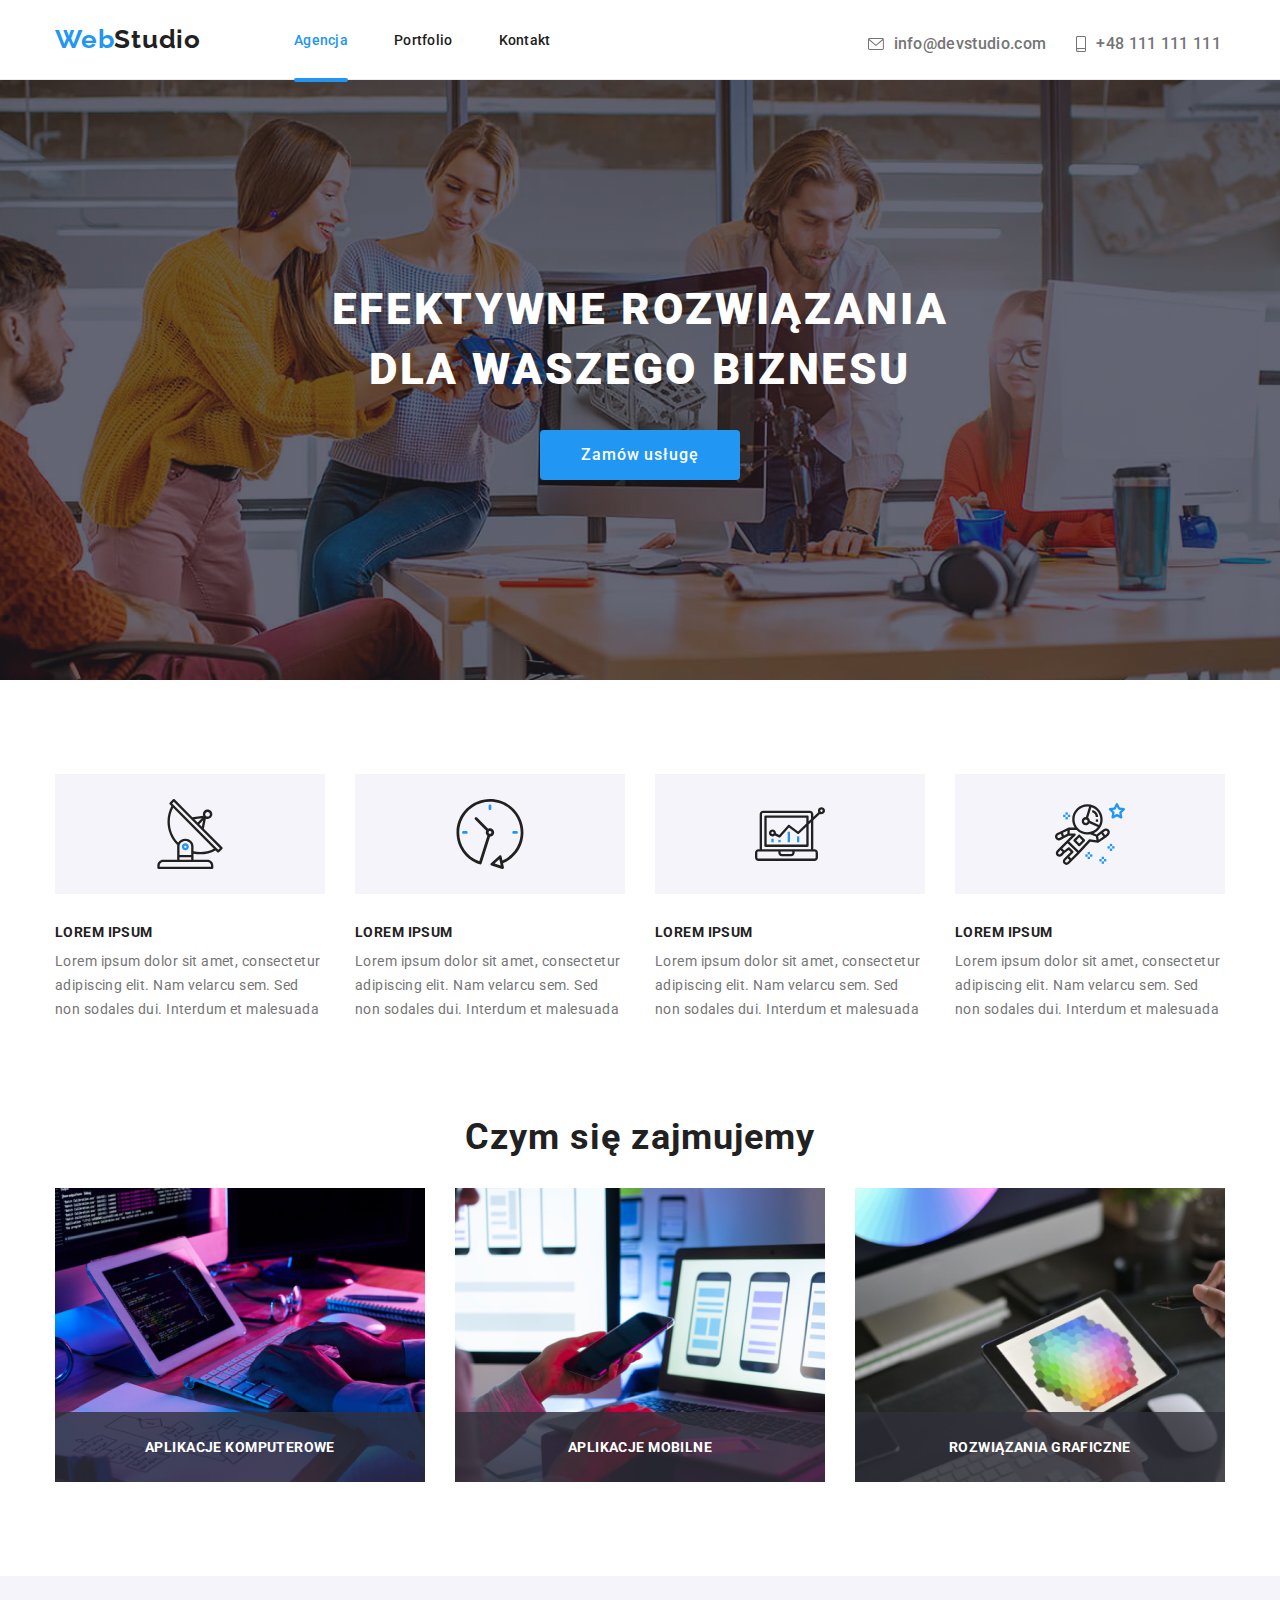
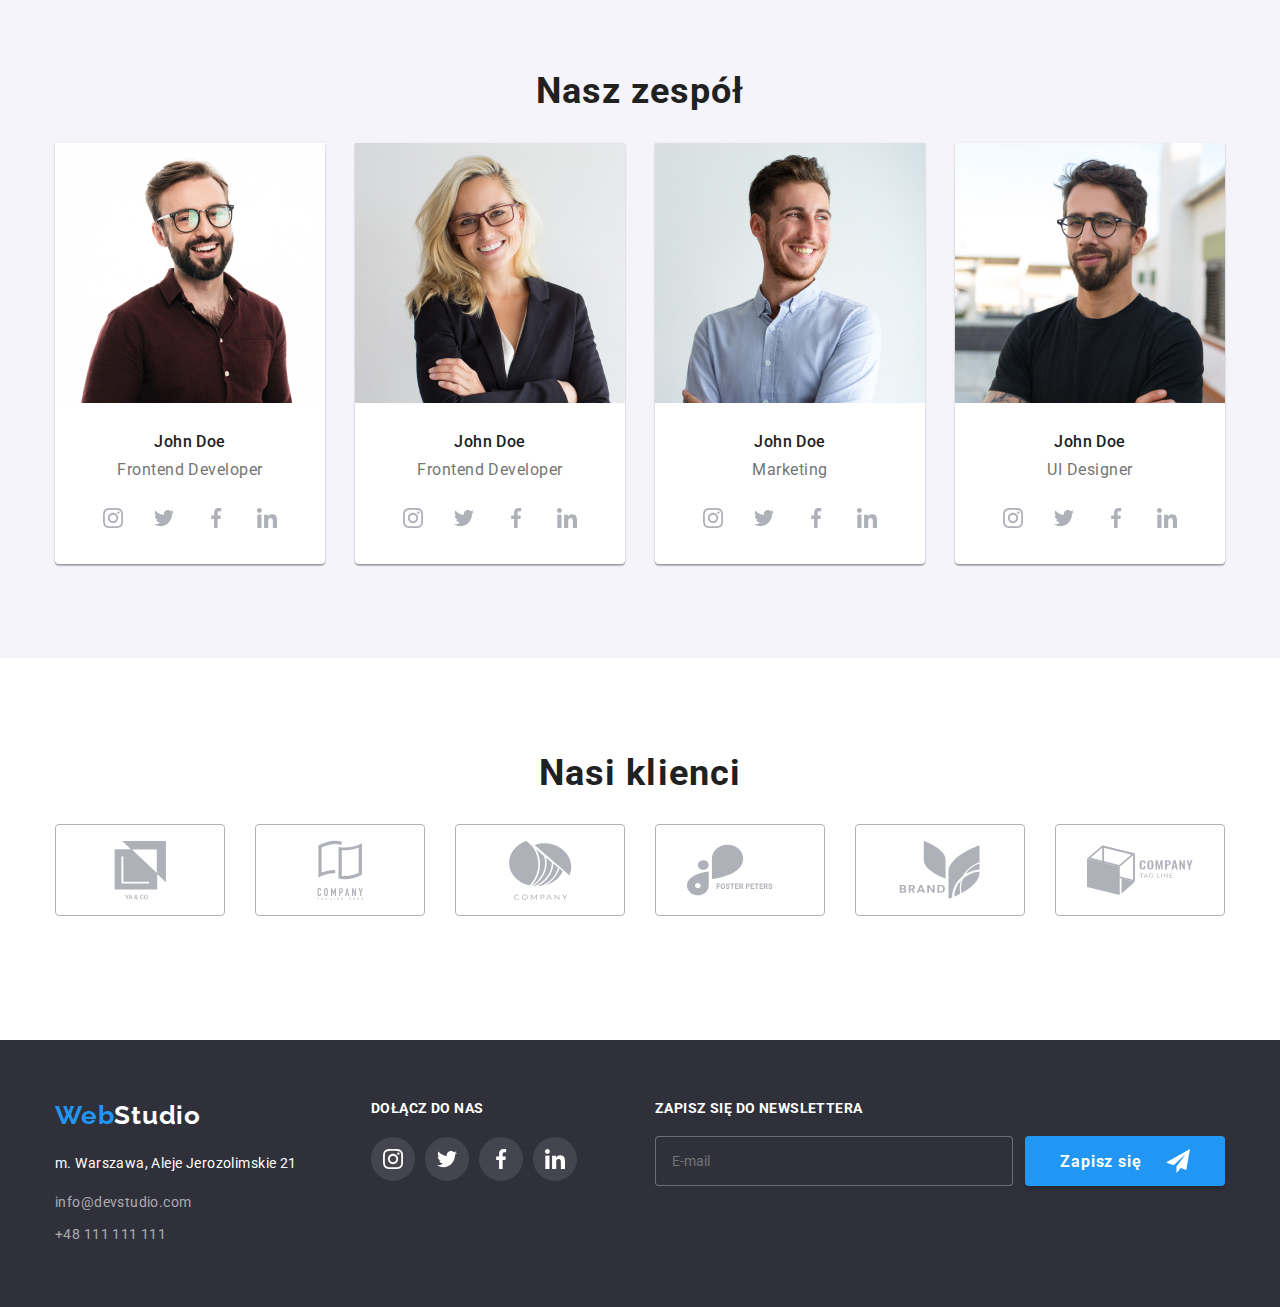
<file: index.html>
<!DOCTYPE html>
<html lang="pl">
  <!---- ======= H E A D  ======= -->

  <head>
    <title>WebStudio</title>
    <meta charset="utf-8" />
    <meta
      name="desctription"
      content="Efektywne rozwiązania dla Waszego biznesu"
    />
    <link rel="stylesheet" href="css/mordern-normalize.css" />
    <link rel="stylesheet" href="./css/main.min.css" />
    <link rel="preconnect" href="https://fonts.googleapis.com" />
    <link rel="preconnect" href="https://fonts.gstatic.com" crossorigin />
    <link
      href="https://fonts.googleapis.com/css2?family=Raleway:wght@700&family=Roboto:wght@400;500;700;900&display=swap"
      rel="stylesheet"
    />

    <meta name="viewport" content="width=device-width, initial-scale=1.0" />
  </head>

  <!---- ======= B O D Y ======= -->
  <body class="body" >
    <!---- ======= H E A D E R ======= -->
  <header class="header">
      <div class="header__container container">
          <a href="./index.html" class="logo logo--light-theme">
            <span class="logo__accent-text">Web</span><span>Studio</span>
          </a>
          <nav>
          <ul class="navigation navigation--left list">
            <li class="navigation__item navigation__item--right navigation__item--hidden">
              <a href="./index.html" class="navigation__link navigation__link--active link">Agencja</a>
            </li>
            <li class="navigation__item navigation__item--right navigation__item--hidden">
              <a href="./portfolio.html" class="navigation__link link">Portfolio</a>
            </li>
            <li class="navigation__item navigation__item--hidden">
              <a href="" class="navigation__link link">Kontakt</a>
            </li>
            <li class="navigation__item">
              <button 
               class="menu-toggle js-open-menu navigation__hamburger-button button"
               aria-expanded="false"
               aria-controls="mobile-menu"
               >
               <svg class="navigation__hamburger-menu" width="40" height="40">
                 <use href="./images/icons.svg#icon-hamburger"></use> 
               </svg>
              </button>  
            </li>
          </ul>
          </nav> 
          <ul class="contact contact--left list">    
            <li class="contact__item contact__item--right">
              <a href="mailto:info@devstudio.com" class="contact__link link">
              <svg class="contact__icon" width="16" height="12">
                <use href="./images/icons.svg#icon-envelope"></use>
              </svg>info@devstudio.com</a>
            </li>
            <li class="contact__item contact__item--top">
              <a href="tel:+48111111111" class="contact__link link">
              <svg class="contact__icon" width="10" height="16">
                <use href="./images/icons.svg#icon-smartphone"></use>
              </svg>+48 111 111 111</a>
            </li>
          </ul>
      </div>
    </header>

    <!---- ======= M A I N ======= -->

    <!---- ======= B A N N E R ======= -->

    <main>
      <section class="banner section--banner">
        <div class="banner__container container">
          <h1 class="banner__tittle banner__tittle--bottom">EFEKTYWNE ROZWIĄZANIA DLA WASZEGO BIZNESU</h1>
          <button class="banner__button button" type="button" data-modal-open>Zamów usługę</button>
        </div>
      </section>

    <!---- ======= B L O C K  S E C T I O N ======= -->

    <section class="section section--bottom">
      <div class="block container">
        <ul class="block__list list">
          <li class="block__item">
            <div class="block__icon-container block__icon-container--bottom">
              <svg class="block__icon" width="70" height="70">
                <use href="./images/icons.svg#icon-antenna"></use>
              </svg>
            </div>
            <div class=block__text-container>
            <h3 class="block__head block__head--bottom">LOREM IPSUM</h3>
            <p class="block__post block__post--bottom block__post--bottom-desktop">
              Lorem ipsum dolor sit amet, consectetur adipiscing elit. Nam
              velarcu sem. Sed non sodales dui. Interdum et malesuada
            </p>
            </div>
          </li>
          <li class="block__item">
            <div class="block__icon-container block__icon-container--bottom">
              <svg class="block__icon" width="70" height="70">
                <use href="./images/icons.svg#icon-clock"></use>
              </svg>
            </div>
            <div class=block__text-container>
            <h3 class="block__head block__head--bottom">LOREM IPSUM</h3>
            <p class="block__post block__post--bottom block__post--bottom-desktop">
              Lorem ipsum dolor sit amet, consectetur adipiscing elit. Nam
              velarcu sem. Sed non sodales dui. Interdum et malesuada
            </p>
            </div>
          </li>
          <li class="block__item">
            <div class="block__icon-container block__icon-container--bottom">
              <svg class="block__icon" width="70" height="70">
                <use href="./images/icons.svg#icon-diagram"></use>
              </svg>
            </div>
            <div class="block__text-container">
            <h3 class="block__head block__head--bottom">LOREM IPSUM</h3>
            <p class="block__post block__post--bottom block__post--bottom-tablet block__post--bottom-desktop">
              Lorem ipsum dolor sit amet, consectetur adipiscing elit. Nam
              velarcu sem. Sed non sodales dui. Interdum et malesuada
            </p>
            </div>
          </li>
          <li class="block__item">
            <div class="block__icon-container block__icon-container--bottom">
              <svg class="block__icon" width="70" height="70">
                <use href="./images/icons.svg#icon-astronaut"></use>
              </svg>
            </div>
            <div class=block__text-container>
            <h3 class="block__head block__head--bottom">LOREM IPSUM</h3>
            <p class="block__post block__post--bottom-desktop">
              Lorem ipsum dolor sit amet, consectetur adipiscing elit. Nam
              velarcu sem. Sed non sodales dui. Interdum et malesuada
            </p>
            </div>
          </li>
        </ul>
      </div>
    </section>

    <!---- ======= W O R K S  S E C T I O N ======= -->

  <section class="section section--works">
        <div class="works-section container">
          <h2 class="section__title section__title--bottom">Czym się zajmujemy</h2>
          <ul class="works-section__list list">
            <li class="works-section__item">
              <img
                src="images/whatwedo/img.jpg"
                alt="Someone is typing something on the keyboard"
                width="370"
                height="294"
              />
              <p class="works-section__overlay">APLIKACJE KOMPUTEROWE</p>
            </li>
            <li class="works-section__item">
              <img
                src="images/whatwedo/img-1.jpg"
                alt="Someone is checking something on their phone"
                width="370"
                height="294"
              />
             <p class="works-section__overlay">APLIKACJE MOBILNE</p>
            </li>
            <li class="works-section__item">
              <img
                src="images/whatwedo/img-2.jpg"
                alt="Someone is using a color palette on a tablet"
                width="370"
                height="294"
              />
              <p class="works-section__overlay">ROZWIĄZANIA GRAFICZNE</p>
            </li>
          </ul>
        </div>
      </section>

    <!---- ======= T E A M   S E C T I O N ======= -->

    <section class="team-section section">
        <div class="team-section__container container">
          <h2 class="section__title section__title--bottom">Nasz zespół</h2>
          <ul class="team-section__list">
            <li class="team-section__item team-section__item--bottom list">
              <div>
                <img
                  alt="John Doe Product Designer"
                  src="./images/crew/img.jpg"
                  srcset="
                  ./images/crew/img@3x.jpg  450w,  
                  ./images/crew/img@2x.jpg  354w,
                  ./images/crew/img.jpg     270w,
                  "
                  sizes="
                        (min-width: 1200px) 270px,
                        (min-width: 768px) calc(50vw - 30px),
                        (min-width: 320px) calc(100vw - 30px)
                        "
                  class="team-section__image"
                  />
                  <h3 class="team-section__post-head team-section__post-head--top">John Doe</h3>
                  <p class="team-section__post team-section__post--top">Frontend Developer</p>
                  <ul class="social social--space-around list">
                  <li class="social__item">
                  <a class="social__link--light-theme link">
                  <svg class="" width="20" height="20">
                    <use href="./images/icons.svg#icon-instagram"></use>
                  </svg>
                  </a>
                  </li>
                  <li class="social__item">
                  <a class="social__link--light-theme link">
                  <svg class="" width="20" height="20">
                    <use href="./images/icons.svg#icon-twitter"></use>
                  </svg>
                  </a>
                  </li>
                  <li class="social__item">
                  <a class="social__link--light-theme link">
                  <svg class="" width="20" height="20">
                    <use href="./images/icons.svg#icon-facebook"></use>
                  </svg>
                  </a>
                  </li>
                  <li class="social__item">
                  <a class="social__link--light-theme link">
                  <svg class="" width="20" height="20">
                    <use href="./images/icons.svg#icon-linkedin"></use>
                  </svg>
                  </a>
                  </li>
                </ul>   
            </li>
            <li class="team-section__item team-section__item--bottom list">
              <div>
                <img
                  alt="John Doe Product Designer"
                  src="./images/crew/img-1.jpg"
                  srcset="
                  ./images/crew/img-1@3x.jpg  450w,  
                  ./images/crew/img-1@2x.jpg  354w,
                  ./images/crew/img-1.jpg     270w,
                  "
                  sizes="
                        (min-width: 1200px) 270px,
                        (min-width: 768px) calc(50vw - 30px),
                        (min-width: 320px) calc(100vw - 30px)
                        "
                  class="team-section__image"
                  />
                <h3 class="team-section__post-head team-section__post-head--top">John Doe</h3>
                <p class="team-section__post team-section__post--top">Frontend Developer</p>
               <ul class="social social--space-around list">
                  <li class="social__item">
                  <a class="social__link--light-theme link">
                  <svg class="" width="20" height="20">
                    <use href="./images/icons.svg#icon-instagram"></use>
                  </svg>
                  </a>
                  </li>
                  <li class="social__item">
                  <a class="social__link--light-theme link">
                  <svg class="" width="20" height="20">
                    <use href="./images/icons.svg#icon-twitter"></use>
                  </svg>
                  </a>
                  </li>
                  <li class="social__item">
                  <a class="social__link--light-theme link">
                  <svg class="" width="20" height="20">
                    <use href="./images/icons.svg#icon-facebook"></use>
                  </svg>
                  </a>
                  </li>
                  <li class="social__item">
                  <a class="social__link--light-theme link">
                  <svg class="" width="20" height="20">
                    <use href="./images/icons.svg#icon-linkedin"></use>
                  </svg>
                  </a>
                  </li>
                </ul>   
              </div>
            </li>
            <li class="team-section__item team-section__item--bottom  team-section__item--bottom-tablet list">
              <div>
                <img
                  alt="John Doe Product Designer"
                  src="./images/crew/img-2.jpg"
                  srcset="
                  ./images/crew/img-2@3x.jpg  450w,  
                  ./images/crew/img-2@2x.jpg  354w,
                  ./images/crew/img-2.jpg     270w,
                  "
                  sizes="
                        (min-width: 1200px) 270px,
                        (min-width: 768px) calc(50vw - 30px),
                        (min-width: 320px) calc(100vw - 30px)
                        "
                  class="team-section__image"
                />
                <h3 class="team-section__post-head team-section__post-head--top">John Doe</h3>
                <p class="team-section__post team-section__post--top">Marketing</p>
                <ul class="social social--space-around list">
                  <li class="social__item">
                  <a class="social__link--light-theme link">
                  <svg class="" width="20" height="20">
                    <use href="./images/icons.svg#icon-instagram"></use>
                  </svg>
                  </a>
                  </li>
                  <li class="social__item">
                  <a class="social__link--light-theme link">
                  <svg class="" width="20" height="20">
                    <use href="./images/icons.svg#icon-twitter"></use>
                  </svg>
                  </a>
                  </li>
                  <li class="social__item">
                  <a class="social__link--light-theme link">
                  <svg class="" width="20" height="20">
                    <use href="./images/icons.svg#icon-facebook"></use>
                  </svg>
                  </a>
                  </li>
                  <li class="social__item">
                  <a class="social__link--light-theme link">
                  <svg class="" width="20" height="20">
                    <use href="./images/icons.svg#icon-linkedin"></use>
                  </svg>
                  </a>
                  </li>
                </ul>   
              </div>
            </li>
            <li class="team-section__item list">
              <div>
                <img
                  alt="John Doe Product Designer"
                  src="./images/crew/img-3.jpg"
                  srcset="
                  ./images/crew/img-3@3x.jpg  450w,  
                  ./images/crew/img-3@2x.jpg  354w,
                  ./images/crew/img-3.jpg     270w,
                  "
                  sizes="
                        (min-width: 1200px) 270px,
                        (min-width: 768px) calc(50vw - 30px),
                        (min-width: 320px) calc(100vw - 30px)
                        "
                  class="team-section__image"
                />
                <h3 class="team-section__post-head team-section__post-head--top">John Doe</h3>
                <p class="team-section__post team-section__post--top">UI Designer</p>
                <ul class="social social--space-around list">
                  <li class="social__item">
                  <a class="social__link--light-theme link">
                  <svg class="" width="20" height="20">
                    <use href="./images/icons.svg#icon-instagram"></use>
                  </svg>
                  </a>
                  </li>
                  <li class="social__item">
                  <a class="social__link--light-theme link">
                  <svg class="" width="20" height="20">
                    <use href="./images/icons.svg#icon-twitter"></use>
                  </svg>
                  </a>
                  </li>
                  <li class="social__item">
                  <a class="social__link--light-theme link">
                  <svg class="" width="20" height="20">
                    <use href="./images/icons.svg#icon-facebook"></use>
                  </svg>
                  </a>
                  </li>
                  <li class="social__item">
                  <a class="social__link--light-theme link">
                  <svg class="" width="20" height="20">
                    <use href="./images/icons.svg#icon-linkedin"></use>
                  </svg>
                  </a>
                  </li>
                </ul>   
              </div>
            </li>
          </ul>
        </div>
      </section>
    

    <!---- ======= C L I E N T S  S E C T I O N ======= -->
   
   <section class="clients-section section" >
      <div class="clients-section__container container">
        <h2 class="section__title section__title--bottom">Nasi klienci</h2> 
        <ul class="clients-section__list list">
          <li class="clients-section__item clients-section__item--bottom">
            <a href="" class="clients-section__link">
              <svg class="clients-section__icon" width="106" height="60">
              <use href="./images/icons.svg#icon-yaco"></use>
              </svg>
            </a>
          </li>
          <li class="clients-section__item clients-section__item--bottom">
            <a href="" class="clients-section__link">
            <svg class="clients-section__icon" width="106" height="60">
              <use href="./images/icons.svg#icon-companytaglinehere"></use>
            </svg>
            </a>
          </li>
          <li class="clients-section__item clients-section__item--bottom">
            <a href="" class="clients-section__link">
            <svg class="clients-section__icon" width="106" height="60">
              <use href="./images/icons.svg#icon-company"></use>
            </svg>
            </a>
          </li>
          <li class="clients-section__item clients-section__item--bottom clients-section__item--bottom-tablet">
            <a href="" class="clients-section__link">
              <svg class="clients-section__icon" width="106" height="60">
              <use href="./images/icons.svg#icon-fosterpeters"></use>
              </svg>
            </a>
          </li>
          <li class="clients-section__item ">
            <a href="" class="clients-section__link">
            <svg class="clients-section__icon" width="106" height="60">
              <use href="./images/icons.svg#icon-brand"></use>
            </svg>
            </a>
          </li>
          <li class="clients-section__item">
            <a href="" class="clients-section__link">
            <svg class="clients-section__icon" width="106" height="60">
              <use href="./images/icons.svg#icon-companytagline"></use>
            </svg>
            </a>
          </li>   
        </ul>
       </div>
    </section>
    </main>

    <!---- ======= F O O T E R ======= -->
    
    <footer class="footer">
      <div class="footer__container footer__container--space-around container">
        <div class="adress adress--right">
         <a href="./index.html" class="logo logo--dark-theme link">
            <span class="logo__accent-text">Web</span><span>Studio</span>
         </a>
        <address class="adress adress--right adress--top">m. Warszawa, Aleje Jerozolimskie 21
        </address>
        <address class="adress__list--top">
          <ul class= "list">
            <li class="adress adress__item--top">
              <a href="mailto:info@devstudio.com" class="adress__link link">info@devstudio.com</a>
            </li>
            <li class="adress adress__item--top">
              <a href="tel:+48111111111" class="adress__link link">+48 111 111 111</a>
            </li>
          </ul>
        </address>
        </div>
        <div class="social__container social__container--right social__container--footer-width">
          <h2 class="social__head social__head--top">DOŁĄCZ DO NAS</h2>
          <ul class="social__list social__list--top list">
            <li class="social__item">
              <a class="social__link--dark-theme social__item--right link">
              <svg class="social__icon" width="20" height="20">
                <use href="./images/icons.svg#icon-instagram"></use>
              </svg>
              </a>
            </li>
            <li class="social__item social__item--right">
              <a class="social__link--dark-theme link">
              <svg class="social__icon" width="20" height="20">
                <use href="./images/icons.svg#icon-twitter"></use>
              </svg>
              </a>
            </li>
            <li class="social__item social__item--right">
              <a class="social__link--dark-theme link">
              <svg class="social__icon" width="20" height="20">
                <use href="./images/icons.svg#icon-facebook"></use>
              </svg>
              </a>
            </li>
            <li class="social__item">
              <a class="social__link--dark-theme link">
              <svg width="20" height="20">
                <use href="./images/icons.svg#icon-linkedin"></use>
              </svg>
              </a>
            </li>
          </ul>
        </div>
        <div class="newsletter newsletter--top">
          <h2 class="newsletter__header">ZAPISZ SIĘ DO NEWSLETTERA</h2>
            <form class="newsletter__form newsletter__form--top">
              <label for="newsletter__label">
              <input class="newsletter__email" type="email" name="email" placeholder="E-mail" id="newsletter" required />
              </label>
              <button class="newsletter__button newsletter__button--top newsletter__button--left" type="submit"><span class="newsletter__button__text">Zapisz się</span>
                <svg class="newsletter__icon newsletter__icon--left" width="24" height="24">
                  <use href="./images/icons.svg#icon-icon-send"></use>
                </svg>
              </button>
            </form>
          </div> 
        </div>
      </div>
    </footer>

    <!---- ======= M O D A L ======= -->

    <div class="backdrop is-hidden" data-modal>
      <div class="modal">
        <button class="modal__close-btn" data-modal-close>
         <svg class="modal__close-btn__icon" width="18" height="18">
           <use href="./images/icons.svg#icon-close"></use>
          </svg>
        </button>
        <h3 class="modal__head modal__head--space-around">Zostaw swoje dane w formularzu poniżej</h3> 
        <form class="form" name="singup-form">
          <label class="form__label" for="username">Imię  
            <svg class="form__icon" width="18" height="18" style="top: 30px">
              <use href="./images/icons.svg#icon-person"></use>
            </svg>
              <input class="form__input" name="username" type="text" id="username" required></input>
          </label>
          <label class="form__label form__label--margin-top" for="phone">Telefon
            <svg class="form__icon" width="18" height="18" style="top: 99px">
              <use href="./images/icons.svg#icon-phone"></use>
            </svg>
              <input class="form__input" name="phone" type="tel" id="phone" required></input>
          </label>
          <label class="form__label form__label--margin-top" for="email">Email
            <svg class="form__icon" width="18" height="18" style="top:165px">
              <use href="./images/icons.svg#icon-email"></use>
            </svg>
              <input class="form__input" name="email" type="email" id="email" required></input>
          </label>
          <label class="form__label form__label--margin-top" for="comment">Komentarz
            <textarea class="form__textarea" name="comment" id="comment" type="text" rows="6" placeholder="Wprowadź tekst"></textarea>
          </label>  
        <div class="consent">
          <label for="consent" class="consent__label"></label>
            <input class="consent__input input-button hidden" type="checkbox" value="accept" name="consent" id="consent" required />
            &nbsp&nbspOświadczam iż akceptuję
              <a href="#regulamin" class="consent__link">Regulamin</a>&nbspi 
              <a href="#polityka" class="consent__link">Politykę Prywatności</a>.
            </label> 
        </div> 
        <button class="form__button button" type="submit">Wyślij</button>
        </form>  
      </div>
     </div>


     <!----  ======= M O B I L E  M E N U  ======= -->

     <div class="menu-container js-menu-container" id="mobile-menu">
      <button class="js-close-menu menu-container__close-btn button">
       <svg class=" " width="40" height="40">
           <use href="./images/icons.svg#icon-close"></use>s
          </svg>
       </button>
       <ul class="mobile-menu list">
        <li class="mobile-menu__item  mobile-menu__item--bottom">
          <a href="./index.html" class="mobile-menu__link mobile-menu__link--active-page link">Agencja</a>
        </li>
        <li class="mobile-menu__item  mobile-menu__item--bottom">
           <a href="./portfolio.html" class="mobile-menu__link link">Portfolio</a>
        </li>
        <li class="mobile-menu__item">
           <a href="" class="mobile-menu__link link">Kontakt</a>
        </li>
       </ul>
       <ul class="mobile-contact mobile-contact--top list">
        <li class="mobile-contact__item mobile-contact__item--bottom">
          <a href="tel:+48111111111" class="mobile-contact__phone link">+48 111 111 111</a>
        </li>
        <li class="">
          <a href="mailto:info@devstudio.com" class="mobile-contact__mail link">info@devstudio.com</a>
        </li>
       </ul>
       <ul class="mobile-social mobile-social--top list">
        <li class="mobile-social__item mobile-social__item--bottom">
          <a href= "" class="mobile-social__link link">Instagram<span class="mobile-social--space">|<span></a>
        </li>
        <li class="mobile-social__item mobile-social__item--bottom">
          <a href=" " class="mobile-social__link link mobile-social__item--bottom">Twitter<span class="mobile-social--space">|<span></a>
        </li>
        <li class="mobile-social__item">
          <a href=" " class="mobile-social__link link mobile-social__item--bottom">Facebook<span class="mobile-social--space">|<span></a>
        </li>
        <li class="mobile-social__item">
          <a href=" " class="mobile-social__link link mobile-social__item--bottom">Linkedin</a>
        </li>
       </ul>
       

    <script src="./js/modal.js"></script>
     <script defer src="js/mobile-menu.js"></script>
  </body>
</html>
</file>
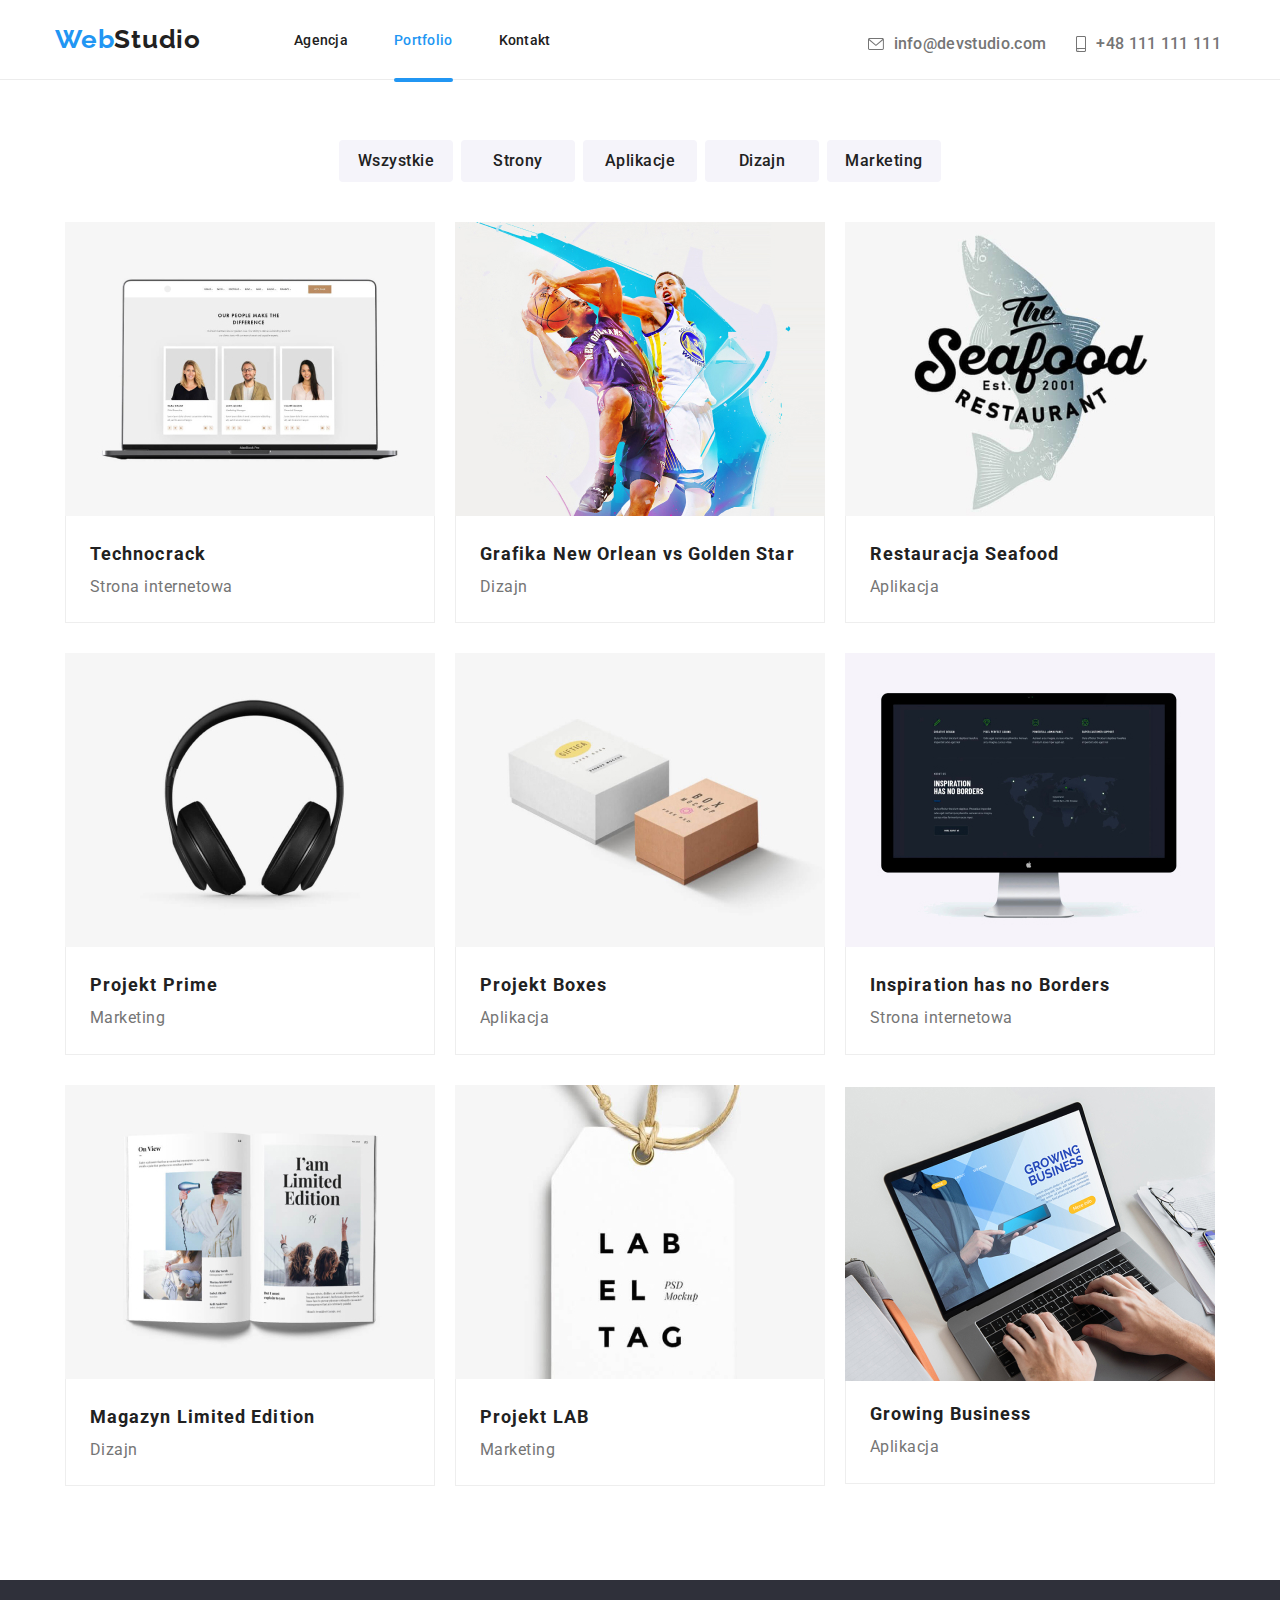
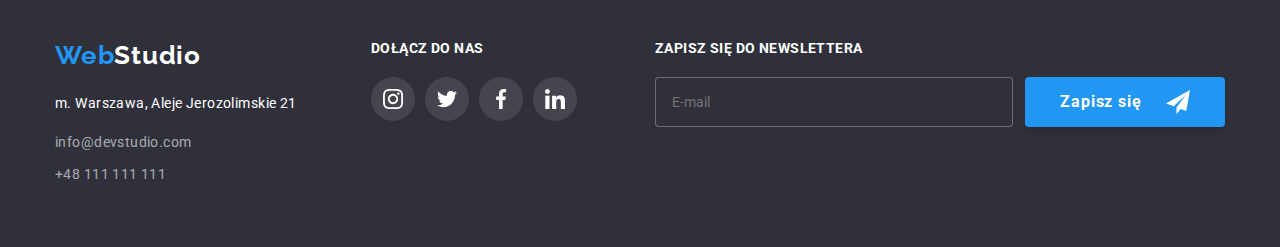
<file: portfolio.html>
<!DOCTYPE html>
<html lang="pl">
  <!---- ======= H E A D  ======= -->

   <head>
    <title>WebStudio</title>
    <meta charset="utf-8" />
    <meta
      name="desctription"
      content="Efektywne rozwiązania dla Waszego biznesu"
    />
    <link rel="stylesheet" href="css/mordern-normalize.css" />
    <link rel="stylesheet" href="./css/main.min.css" />
    <link rel="preconnect" href="https://fonts.googleapis.com" />
    <link rel="preconnect" href="https://fonts.gstatic.com" crossorigin />
    <link
      href="https://fonts.googleapis.com/css2?family=Raleway:wght@700&family=Roboto:wght@400;500;700;900&display=swap"
      rel="stylesheet"
    />

    <meta name="viewport" content="width=device-width, initial-scale=1.0" />
  </head>

  <!---- ======= B O D Y ======= -->
  <body class="body">
    <!---- ======= H E A D E R ======= -->

    <header class="header">
      <div class="header__container container">
          <a href="./index.html" class="logo logo--light-theme">
            <span class="logo__accent-text">Web</span><span>Studio</span>
          </a>
          <nav>
          <ul class="navigation navigation--left list">
            <li class="navigation__item navigation__item--right navigation__item--hidden">
              <a href="./index.html" class="navigation__link link">Agencja</a>
            </li>
            <li class="navigation__item navigation__item--right navigation__item--hidden">
              <a href="./portfolio.html" class="navigation__link navigation__link--active link">Portfolio</a>
            </li>
            <li class="navigation__item navigation__item--hidden">
              <a href="" class="navigation__link link">Kontakt</a>
            </li>
            <li class="navigation__item">
              <button 
               class="menu-toggle js-open-menu navigation__hamburger-button button"
               aria-expanded="false"
               aria-controls="mobile-menu"
               >
               <svg class="navigation__hamburger-menu" width="40" height="40">
                 <use href="./images/icons.svg#icon-hamburger"></use> 
               </svg>
              </button>  
            </li>
          </ul>
          </nav> 
          <ul class="contact contact--left list">    
            <li class="contact__item contact__item--right">
              <a href="mailto:info@devstudio.com" class="contact__link link">
              <svg class="contact__icon" width="16" height="12">
                <use href="./images/icons.svg#icon-envelope"></use>
              </svg>info@devstudio.com</a>
            </li>
            <li class="contact__item contact__item--top">
              <a href="tel:+48111111111" class="contact__link link">
              <svg class="contact__icon" width="10" height="16">
                <use href="./images/icons.svg#icon-smartphone"></use>
              </svg>+48 111 111 111</a>
            </li>
          </ul>
      </div>
    </header>

    <!---- ======= M A I N ======= -->

     <main>
      <!---- ======= P O R T F O L I O  B U T T O N S ======= -->
    
      <section class="buttons buttons--space">
        <div class="container">
        <ul class="buttons__list list">
          <li>
            <button class="buttons__button button" type="button">
              Wszystkie
            </button>
          </li>
          <li>
            <button class="buttons__button button" type="button">
              Strony
            </button>
          </li>
          <li>
            <button class="buttons__button button" type="button">
              Aplikacje
            </button>
          </li>
          <li>
            <button class="buttons__button button" type="button">
              Dizajn
            </button>
          </li>
          <li>
            <button class="buttons__button button" type="button">
              Marketing
            </button>
          </li>
        </ul>
        </div>
      </section>
      

      <!---- ======= P O R T F O L I O ======= -->

      <section class="portfolio-section portfolio-section--top section">  
        <div class="container">
          <ul class="portfolio-section__list list">
            <li class="portfolio-section__item portfolio-section__item--bottom">
              <img
                src="./images/portfolio/technocrack-mobile@1x.jpg"
                srcset="
                 ./images/portfolio/technocrack-mobile@1x.jpg 450w,  
                 ./images/portfolio/technocrack-mobile@2x.jpg 900w,
                 ./images/portfolio/technocrack-tablet@1x.jpg 354w,
                 ./images/portfolio/technocrack-tablet@2x.jpg 708w,
                 ./images/portfolio/technocrack-desktop@1x.jpg 370w,
                 ./images/portfolio/technocrack-desktop@2x.jpg 740w,
                  "
                sizes="
                  (min-width: 1200px) 370px,
                  (min-width: 768px) 354px,
                  (min-width: 480px) 450px
                  "
                alt="Technocrack"
                class="portfolio-section__image"
              />
              <div class="portfolio-section__overlay">
                <p class="portfolio-section__overlay__text">Technocrack jest popularną platformą wykorzystywaną do rozpowszechniania koronawirusa. Firmy wykorzystują tę platformę do celów szpiegowskich i ataków na niezabezpieczone serwery konkurencji</p>
              </div>
              <div class="portfolio-section__container portfolio-section__container--top">
                <h3 class="portfolio-section__title">Technocrack</h3>
                <p class="portfolio-section__text">Strona internetowa</p>
              </div>
            </li> 
            <li class="portfolio-section__item portfolio-section__item--bottom">
              <img
                src="./images/portfolio/grafikaneworleanvsgoldenstar-mobile@1x.jpg"
                srcset="
                 ./images/portfolio/grafikaneworleanvsgoldenstar-mobile@1x.jpg 450w,  
                 ./images/portfolio/grafikaneworleanvsgoldenstar-mobile@2x.jpg 900w,
                 ./images/portfolio/grafikaneworleanvsgoldenstar-tablet@1x.jpg 354w,
                 ./images/portfolio/grafikaneworleanvsgoldenstar-tablet@2x.jpg 708w,
                 ./images/portfolio/grafikaneworleanvsgoldenstar-desktop@1x.jpg 370w,
                 ./images/portfolio/grafikaneworleanvsgoldenstar-desktop@2x.jpg 740w,
                  "
                sizes="
                  (min-width: 1200px) 370px,
                  (min-width: 768px) 354px,
                  (min-width: 480px) 450px
                  "
                alt="Technocrack"
                class="portfolio-section__image"
               />
              <div class="portfolio-section__overlay">
                <p class="portfolio-section__overlay__text">Technocrack jest popularną platformą wykorzystywaną do rozpowszechniania koronawirusa. Firmy wykorzystują tę platformę do celów szpiegowskich i ataków na niezabezpieczone serwery konkurencji</p>
              </div>
              <div class="portfolio-section__container portfolio-section__container--top">
                <h3 class="portfolio-section__title">Grafika New Orlean vs Golden Star</h3>
                <p class="portfolio-section__text">Dizajn</p>
              </div>
            </li>
            <li class="portfolio-section__item portfolio-section__item--bottom">
             <img
                src="./images/portfolio/restauracjaseafood-mobile@1x.jpg"
                srcset="
                 ./images/portfolio/restauracjaseafood-mobile@1x.jpg 450w,  
                 ./images/portfolio/restauracjaseafood-mobile@2x.jpg 900w,
                 ./images/portfolio/restauracjaseafood-tablet@1x.jpg 354w,
                 ./images/portfolio/restauracjaseafood-tablet@2x.jpg 708w,
                 ./images/portfolio/restauracjaseafood-desktop@1x.jpg 370w,
                 ./images/portfolio/restauracjaseafood-desktop@2x.jpg 740w,
                  "
                sizes="
                  (min-width: 1200px) 370px,
                  (min-width: 768px) 354px,
                  (min-width: 480px) 450px
                  "
                alt="Technocrack"
                class="portfolio-section__image"
              />
              <div class="portfolio-section__overlay">
                <p class="portfolio-section__overlay__text">Technocrack jest popularną platformą wykorzystywaną do rozpowszechniania koronawirusa. Firmy wykorzystują tę platformę do celów szpiegowskich i ataków na niezabezpieczone serwery konkurencji</p>
              </div>
              <div class="portfolio-section__container portfolio-section__container--top">
                <h3 class="portfolio-section__title">Restauracja Seafood</h3>
                <p class="portfolio-section__text">Aplikacja</p>
              </div>
            </li>
            <li class="portfolio-section__item portfolio-section__item--bottom">
              <img
                src="./images/portfolio/projektprime-mobile@1x.jpg"
                srcset="
                 ./images/portfolio/projektprime-mobile@1x.jpg 450w,  
                 ./images/portfolio/projektprime-mobile@2x.jpg 900w,
                 ./images/portfolio/projektprime-tablet@1x.jpg 354w,
                 ./images/portfolio/projektprime-tablet@2x.jpg 708w,
                 ./images/portfolio/projektprime-desktop@1x.jpg 370w,
                 ./images/portfolio/projektprime-desktop@2x.jpg 740w,
                  "
                sizes="
                  (min-width: 1200px) 370px,
                  (min-width: 768px) 354px,
                  (min-width: 480px) 450px
                  "
                alt="Technocrack"
                class="portfolio-section__image"
              />
              <div class="portfolio-section__overlay">
                <p class="portfolio-section__overlay__text">Technocrack jest popularną platformą wykorzystywaną do rozpowszechniania koronawirusa. Firmy wykorzystują tę platformę do celów szpiegowskich i ataków na niezabezpieczone serwery konkurencji</p>
              </div>
              <div class="portfolio-section__container portfolio-section__container--top">
                <h3 class="portfolio-section__title">Projekt Prime</h3>
                <p class="portfolio-section__text">Marketing</p>
              </div>
            </li>
            <li class="portfolio-section__item portfolio-section__item--bottom">
             <img
                src="./images/portfolio/projektboxes-mobile@1x.jpg"
                srcset="
                 ./images/portfolio/projektboxes-mobile@1x.jpg 450w,  
                 ./images/portfolio/projektboxes-mobile@2x.jpg 900w,
                 ./images/portfolio/projektboxes-tablet@1x.jpg 354w,
                 ./images/portfolio/projektboxes-tablet@2x.jpg 708w,
                 ./images/portfolio/projektboxes-desktop@1x.jpg 370w,
                 ./images/portfolio/projektboxes-desktop@2x.jpg 740w,
                  "
                sizes="
                  (min-width: 1200px) 370px,
                  (min-width: 768px) 354px,
                  (min-width: 480px) 450px
                  "
                alt="Technocrack"
                class="portfolio-section__image"
              />
              <div class="portfolio-section__overlay">
                <p class="portfolio-section__overlay__text">Technocrack jest popularną platformą wykorzystywaną do rozpowszechniania koronawirusa. Firmy wykorzystują tę platformę do celów szpiegowskich i ataków na niezabezpieczone serwery konkurencji</p>
              </div>
              <div class="portfolio-section__container portfolio-section__container--top">
                <h3 class="portfolio-section__title">Projekt Boxes</h3>
                <p class="portfolio-section__text">Aplikacja</p>
              </div>
            </li>
            <li class="portfolio-section__item portfolio-section__item--bottom">
              <img
                src="./images/portfolio/inspirationhasnoborders-mobile@1x.jpg"
                srcset="
                 ./images/portfolio/inspirationhasnoborders-mobile@1x.jpg 450w,  
                 ./images/portfolio/inspirationhasnoborders-mobile@2x.jpg 900w,
                 ./images/portfolio/inspirationhasnoborders-tablet@1x.jpg 354w,
                 ./images/portfolio/inspirationhasnoborders-tablet@2x.jpg 708w,
                 ./images/portfolio/inspirationhasnoborders-desktop@1x.jpg 370w,
                 ./images/portfolio/inspirationhasnoborders-desktop@2x.jpg 740w,
                  "
                sizes="
                  (min-width: 1200px) 370px,
                  (min-width: 768px) 354px,
                  (min-width: 480px) 450px
                  "
                alt="Technocrack"
                class="portfolio-section__image"
              />
              <div class="portfolio-section__overlay">
                <p class="portfolio-section__overlay__text">Technocrack jest popularną platformą wykorzystywaną do rozpowszechniania koronawirusa. Firmy wykorzystują tę platformę do celów szpiegowskich i ataków na niezabezpieczone serwery konkurencji</p>
              </div>
              <div class="portfolio-section__container portfolio-section__container--top">
                <h3 class="portfolio-section__title">Inspiration has no Borders</h3>
                <p class="portfolio-section__text">Strona internetowa</p>
              </div>
            </li>
            <li class="portfolio-section__item portfolio-section__item--bottom portfolio-section__item--bottom-desktop">
              <img
                src="./images/portfolio/magazynlimitededition-mobile@1x.jpg"
                srcset="
                 ./images/portfolio/magazynlimitededition-mobile@1x.jpg 450w,  
                 ./images/portfolio/magazynlimitededition-mobile@2x.jpg 900w,
                 ./images/portfolio/magazynlimitededition-tablet@1x.jpg 354w,
                 ./images/portfolio/magazynlimitededition-tablet@2x.jpg 708w,
                 ./images/portfolio/magazynlimitededition-desktop@1x.jpg 370w,
                 ./images/portfolio/magazynlimitededition-desktop@2x.jpg 740w,
                  "
                sizes="
                  (min-width: 1200px) 370px,
                  (min-width: 768px) 354px,
                  (min-width: 480px) 450px
                  "
                alt="Technocrack"
                class="portfolio-section__image"
              />
              <div class="portfolio-section__overlay">
                <p class="portfolio-section__overlay__text">Technocrack jest popularną platformą wykorzystywaną do rozpowszechniania koronawirusa. Firmy wykorzystują tę platformę do celów szpiegowskich i ataków na niezabezpieczone serwery konkurencji</p>
              </div>
              <div class="portfolio-section__container portfolio-section__container--top">
                <h3 class="portfolio-section__title">Magazyn Limited Edition</h3>
                <p class="portfolio-section__text">Dizajn</p>
              </div>
            </li>
            <li class="portfolio-section__item portfolio-section__item--bottom portfolio-section__item--bottom-desktop">
             <img
                src="./images/portfolio/projektlab-mobile@1x.jpg"
                srcset="
                 ./images/portfolio/projektlab-mobile@1x.jpg 450w,  
                 ./images/portfolio/projektlab-mobile@2x.jpg 900w,
                 ./images/portfolio/projektlab-tablet@1x.jpg 354w,
                 ./images/portfolio/projektlab-tablet@2x.jpg 708w,
                 ./images/portfolio/projektlab-desktop@1x.jpg 370w,
                 ./images/portfolio/projektlab-desktop@2x.jpg 740w,
                  "
                sizes="
                  (min-width: 1200px) 370px,
                  (min-width: 768px) 354px,
                  (min-width: 480px) 450px
                  "
                alt="Technocrack"
                class="portfolio-section__image"
              />
              <div class="portfolio-section__overlay">
                <p class="portfolio-section__overlay__text">Technocrack jest popularną platformą wykorzystywaną do rozpowszechniania koronawirusa. Firmy wykorzystują tę platformę do celów szpiegowskich i ataków na niezabezpieczone serwery konkurencji</p>
              </div>
              <div class="portfolio-section__container portfolio-section__container--top">
                <h3 class="portfolio-section__title">Projekt LAB</h3>
                <p class="portfolio-section__text">Marketing</p>
              </div>
            </li>
            <li class="portfolio-section__item portfolio-section__item--bottom-desktop">
              <img
                src="./images/portfolio/growingbusiness-mobile@1x.jpg"
                srcset="
                 ./images/portfolio/growingbusiness-mobile@1x.jpg 450w,  
                 ./images/portfolio/growingbusiness-mobile@2x.jpg 900w,
                 ./images/portfolio/growingbusiness-tablet@1x.jpg 354w,
                 ./images/portfolio/growingbusiness-tablet@2x.jpg 708w,
                 ./images/portfolio/growingbusiness-desktop@1x.jpg 370w,
                 ./images/portfolio/growingbusiness-desktop@2x.jpg 740w,
                  "
                sizes="
                  (min-width: 1200px) 370px,
                  (min-width: 768px) 354px,
                  (min-width: 480px) 450px
                  "
                alt="Technocrack"
                class="portfolio-section__image"
              />
              <div class="portfolio-section__overlay">
                <p class="portfolio-section__overlay__text">Technocrack jest popularną platformą wykorzystywaną do rozpowszechniania koronawirusa. Firmy wykorzystują tę platformę do celów szpiegowskich i ataków na niezabezpieczone serwery konkurencji</p>
              </div>
              <div class="portfolio-section__container ">
                <h3 class="portfolio-section__title">Growing Business</h3>
                <p class="portfolio-section__text">Aplikacja</p>
              </div>
            </li>
          </ul>
        </div>
      </section>
      
    </main> 

    <!---- ======= F O O T E R ======= -->

<footer class="footer">
      <div class="footer__container footer__container--space-around container">
        <div class="adress adress--right">
         <a href="./index.html" class="logo logo--dark-theme link">
            <span class="logo__accent-text">Web</span><span>Studio</span>
         </a>
        <address class="adress adress--right adress--top">m. Warszawa, Aleje Jerozolimskie 21
        </address>
        <address class="adress__list--top">
          <ul class= "list">
            <li class="adress adress__item--top">
              <a href="mailto:info@devstudio.com" class="adress__link link">info@devstudio.com</a>
            </li>
            <li class="adress adress__item--top">
              <a href="tel:+48111111111" class="adress__link link">+48 111 111 111</a>
            </li>
          </ul>
        </address>
        </div>
        <div class="social__container social__container--right social__container--footer-width">
          <h2 class="social__head social__head--top">DOŁĄCZ DO NAS</h2>
          <ul class="social__list social__list--top list">
            <li class="social__item">
              <a class="social__link--dark-theme social__item--right link">
              <svg class="social__icon" width="20" height="20">
                <use href="./images/icons.svg#icon-instagram"></use>
              </svg>
              </a>
            </li>
            <li class="social__item social__item--right">
              <a class="social__link--dark-theme link">
              <svg class="social__icon" width="20" height="20">
                <use href="./images/icons.svg#icon-twitter"></use>
              </svg>
              </a>
            </li>
            <li class="social__item social__item--right">
              <a class="social__link--dark-theme link">
              <svg class="social__icon" width="20" height="20">
                <use href="./images/icons.svg#icon-facebook"></use>
              </svg>
              </a>
            </li>
            <li class="social__item">
              <a class="social__link--dark-theme link">
              <svg width="20" height="20">
                <use href="./images/icons.svg#icon-linkedin"></use>
              </svg>
              </a>
            </li>
          </ul>
        </div>
        <div class="newsletter newsletter--top">
          <h2 class="newsletter__header">ZAPISZ SIĘ DO NEWSLETTERA</h2>
            <form class="newsletter__form newsletter__form--top">
              <label for="newsletter__label">
              <input class="newsletter__email" type="email" name="email" placeholder="E-mail" id="newsletter" required />
              </label>
              <button class="newsletter__button newsletter__button--top newsletter__button--left" type="submit"><span class="newsletter__button__text">Zapisz się</span>
                <svg class="newsletter__icon newsletter__icon--left" width="24" height="24">
                  <use href="./images/icons.svg#icon-icon-send"></use>
                </svg>
              </button>
            </form>
          </div> 
        </div>
      </div>
    </footer>

    <!----  ======= M O B I L E  M E N U  ======= -->

     <div class="menu-container js-menu-container" id="mobile-menu">
      <button class="js-close-menu menu-container__close-btn button">
       <svg class=" " width="40" height="40">
           <use href="./images/icons.svg#icon-close"></use>s
          </svg>
       </button>
       <ul class="mobile-menu list">
        <li class="mobile-menu__item  mobile-menu__item--bottom">
          <a href="./index.html" class="mobile-menu__link link">Agencja</a>
        </li>
        <li class="mobile-menu__item mobile-menu__item--bottom">
           <a href="./portfolio.html" class="mobile-menu__link mobile-menu__link--active-page link">Portfolio</a>
        </li>
        <li class="mobile-menu__item">
           <a href="" class="mobile-menu__link link">Kontakt</a>
        </li>
       </ul>
       <ul class="mobile-contact mobile-contact--top list">
        <li class="mobile-contact__item mobile-contact__item--bottom">
          <a href="tel:+48111111111" class="mobile-contact__phone link">+48 111 111 111</a>
        </li>
        <li class="">
          <a href="mailto:info@devstudio.com" class="mobile-contact__mail link">info@devstudio.com</a>
        </li>
       </ul>
       <ul class="mobile-social mobile-social--top list">
        <li class="mobile-social__item">
          <a href= "" class="mobile-social__link link">Instagram<span class="mobile-social--space">|<span></a>
        </li>
        <li class="mobile-social__item">
          <a href=" " class="mobile-social__link link">Twitter<span class="mobile-social--space">|<span></a>
        </li>
        <li class="mobile-social__item">
          <a href=" " class="mobile-social__link link">Facebook<span class="mobile-social--space">|<span></a>
        </li>
        <li class="mobile-social__item">
          <a href=" " class="mobile-social__link link">Linkedin</a>
        </li>
       </ul>
       

    <script src="./js/modal.js"></script>
     <script defer src="js/mobile-menu.js"></script>
  
    
  </body>
</html>
</file>
<file: css/main.min.css>
:root{--brand-main-color: #2196f3;--brand-second-color: #ffffff;--brand-third-color: #2f303a;--background-first-color: #f5f4fa;--text-main-color: #212121;--text-second-color: #ffffff;--text-third-color: #757575;--text-link-color: #757575;--vector-team-color: #afb1b8;--main-font: "Roboto", "Raleway", sans-serif;--transition: 250ms cubic-bezier(0.4, 0, 0.2, 1)}.visually-hidden{position:absolute !important;clip:rect(1px 1px 1px 1px);clip:rect(1px, 1px, 1px, 1px);padding:0 !important;border:0 !important;height:1px !important;width:1px !important;overflow:hidden}.hidden{appearance:none}.is-hidden{opacity:0;visibility:hidden;pointer-events:none}.body{font-family:var(--main-font);color:var(--text-main-color);font-size:14px}h1,h2,h3,h4,h5,h6{margin:0;padding:0}ul,ol{margin:0;padding:0}p{margin:0;padding:0}img{display:block;height:auto;max-width:100%}address{line-height:1.71em}input:focus,textarea:focus{outline:none}.list{list-style:none}.link{color:var(--text-main-color);font-weight:500;text-decoration:none}.container{width:100%;margin:0 auto;padding:0 15px;min-width:320px;max-width:1200px}.section{padding-top:60px;padding-bottom:60px}.section--top{padding-top:0}.section--banner{padding-top:118px;padding-bottom:118px}.section--works{padding-top:0px;padding-bottom:0px}.section__title{text-align:center;font-size:28px;font-weight:700;line-height:1.171em;letter-spacing:.03em}.section__title--bottom{margin-bottom:30px}@media screen and (min-width: 768px)and (max-width: 1199px){.section--bottom{padding-bottom:45px}}@media screen and (min-width: 1200px){.section{padding-top:94px;padding-bottom:94px}.section--works{padding-top:0px}.section--banner{padding-top:200px;padding-bottom:200px}.section__title{font-size:36px}}.logo{font-family:"Raleway";text-decoration:none;font-style:normal;font-weight:700;font-size:24px;line-height:1.174em;letter-spacing:.03em}.logo--light-theme{color:var(--text-main-color)}.logo--dark-theme{color:var(--text-second-color)}.logo--right{margin-right:93px}.logo__accent-text{color:var(--brand-main-color)}@media screen and (min-width: 1200px){.logo{font-size:26px}}.button{background-color:var(--brand-main-color);color:var(--text-second-color);font-size:16px;font-weight:500;border:none;text-align:center;cursor:pointer;border-radius:4px;line-height:1.875em;letter-spacing:.06em}.navigation{display:flex;flex-direction:column}.navigation__item{font-size:14px;font-weight:500;line-height:16px;letter-spacing:.02em;color:var(--text-main-color)}.navigation__item--right{margin-right:46px}.navigation__item--hidden{display:none;visibility:hidden}.navigation__link{position:relative;transition:var(--transition);transition-property:color}.navigation__link--active,.navigation__link:active,.navigation__link:focus,.navigation__link:hover{color:var(--brand-main-color)}.navigation__link--active::after{content:"";font-size:14px;font-weight:500;line-height:16px;letter-spacing:.02em;border-top:4px solid var(--brand-main-color);border-radius:2px;width:100%;top:46px;left:0;display:block;position:absolute}.navigation__hamburger-button{background:none;color:inherit;border:none;padding:0;font:inherit;cursor:pointer;outline:inherit;width:40px;height:40px}.navigation__hamburger-menu{fill:#212121;cursor:pointer;transition:var(--transition);transition-property:fill}.navigation__hamburger-menu:active,.navigation__hamburger-menu:focus,.navigation__hamburger-menu:hover{fill:var(--brand-main-color)}@media screen and (min-width: 768px)and (max-width: 1200px){.menu-toggle{display:none}.navigation{flex-direction:row}.navigation--left{margin-left:83px}.navigation__item--hidden{display:block;visibility:visible}.navigation__item--right{margin-right:60px}}@media screen and (min-width: 1200px){.menu-toggle{display:none}.navigation{flex-direction:row}.navigation--left{margin-left:93px}.navigation__item--hidden{display:block;visibility:visible}.navigation__item--right{margin-right:46px}}.contact{visibility:hidden;display:none;position:absolute;right:15px}.contact--left{margin-left:317px}.contact__item{display:flex;align-items:center}.contact__item--right{margin-right:30px}.contact__link{font-size:14px;font-weight:500;line-height:1.17em;letter-spacing:.02em;color:var(--text-link-color);fill:var(--text-link-color);display:flex;align-items:center;transition:var(--transition);transition-property:color,fill}.contact__link:active,.contact__link:focus,.contact__link:hover{color:var(--brand-main-color);fill:var(--brand-main-color)}.contact__icon{margin-right:10px;cursor:pointer;fill:currentColor}@media screen and (min-width: 768px)and (max-width: 1999px){.contact{visibility:visible;display:block}.contact__item--top{margin-top:10px}.contact__link{font-size:14px;line-height:1.171em}}@media screen and (min-width: 1200px){.contact{visibility:visible;display:flex;align-items:flex-end;position:static}.contact__link{font-size:16px}}.banner{background-image:linear-gradient(rgba(47, 48, 58, 0.4), rgba(47, 48, 58, 0.4), rgba(47, 48, 58, 0.4), rgba(47, 48, 58, 0.4)),url("../images/background/banner-mobile.jpg");background-size:cover;min-height:400px;max-width:100%;background-repeat:no-repeat;background-position:center}.banner__container{display:flex;flex-direction:column;align-items:center;background-position:center}.banner__tittle{font-size:26px;font-weight:900;line-height:1.615em;letter-spacing:.06em;text-align:center;color:var(--text-second-color);width:365px}.banner__tittle--bottom{margin-bottom:30px}.banner__button{width:200px;height:50px;justify-content:space-evenly;letter-spacing:.06em}@media screen and (min-width: 320px)and (max-width: 400px){.banner__tittle{width:auto}}@media screen and (min-width: 768px)and (max-width: 1199px){.banner{min-height:400px;background-image:linear-gradient(rgba(47, 48, 58, 0.4), rgba(47, 48, 58, 0.4), rgba(47, 48, 58, 0.4), rgba(47, 48, 58, 0.4)),url("../images/background/banner-tablet.jpg")}}@media screen and (min-width: 1200px){.banner{min-height:600px;background-image:linear-gradient(rgba(47, 48, 58, 0.4), rgba(47, 48, 58, 0.4), rgba(47, 48, 58, 0.4), rgba(47, 48, 58, 0.4)),url("../images/background/banner-desktop.png")}.banner__tittle{font-size:44px;line-height:1.363em;width:696px}}.block__list--bottom{margin-bottom:30px}.block__icon-container{display:flex;justify-content:center;background-color:var(--background-first-color)}.block__icon-container--right{margin-right:30px}.block__icon-container--bottom{margin-bottom:30px}.block__icon{margin:25px 0 25px 0}.block__item--right{margin-right:30px}.block__text-container{display:flex;flex-direction:column;align-items:center}.block__head{font-size:14px;font-weight:700;line-height:1.17em;letter-spacing:.03em;color:var(--text-main-color)}.block__head--bottom{margin-bottom:10px}.block__post{font-size:14px;line-height:1.71em;letter-spacing:.03em;color:var(--text-third-color)}.block__post--bottom{margin-bottom:30px}@media screen and (min-width: 768px)and (max-width: 1199px){.block__list{display:flex;flex-wrap:wrap;justify-content:space-between}.block__item{flex-basis:calc((100% - 30px)/2)}.block__text-container{align-items:flex-start}.block__post--bottom-tablet{margin-bottom:0}}@media screen and (min-width: 1200px){.block__list{display:flex;justify-content:space-between}.block__item{width:270px}.block__text-container{align-items:flex-start}.block__post--bottom-desktop{margin-bottom:0}}.works-section{display:none;visibility:hidden}.works-section__list{display:flex;justify-content:space-between;align-items:center}.works-section__item{position:relative}.works-section__overlay{display:flex;justify-content:space-around;align-items:center;font-weight:700;line-height:1.17em;width:370px;height:70px;background-color:rgba(47,48,58,.8);position:absolute;top:76%;color:var(--text-second-color);letter-spacing:.03em}@media screen and (min-width: 1200px){.works-section{display:flex;flex-direction:column;visibility:visible}}.team-section{background-color:var(--background-first-color)}.team-section__container{display:flex;flex-direction:column}.team-section__list{display:flex;flex-direction:column;justify-content:space-between;align-items:center}.team-section__item{background-color:var(--brand-second-color);box-shadow:0px 1px 3px rgba(0,0,0,.12),0px 1px 1px rgba(0,0,0,.14),0px 2px 1px rgba(0,0,0,.2);border-radius:0px 0px 4px 4px}.team-section__item--right{margin-right:30px}.team-section__item--bottom{margin-bottom:30px}.team-section__post-head{font-size:16px;font-weight:500;line-height:1.17em;letter-spacing:.03em;text-align:center}.team-section__post-head--top{margin-top:30px}.team-section__post{font-size:16px;color:var(--text-third-color);line-height:1.17em;letter-spacing:.03em;text-align:center}.team-section__post--top{margin-top:10px}@media screen and (min-width: 768px)and (max-width: 1199px){.team-section__list{flex-direction:row;flex-wrap:wrap}.team-section__item--bottom-tablet{margin-bottom:0}}@media screen and (min-width: 1200px){.team-section__list{flex-direction:row}.team-section__item--bottom{margin-bottom:0}}.clients-section__list{display:flex;flex-wrap:wrap;justify-content:space-between}.clients-section__icon{display:flex;fill:var(--vector-team-color);transition:var(--transition);transition-property:fill}.clients-section__item{display:flex;align-items:center;justify-content:center;width:calc(50vw - 30px);height:92px;border:1px solid #afb1b8;border-radius:4px;transition:var(--transition);transition-property:border-color}.clients-section__item--right{margin-right:30px}.clients-section__item--bottom{margin-bottom:30px}.clients-section__item:active,.clients-section__item:hover,.clients-section__item:focus{border-color:var(--brand-main-color);cursor:pointer}.clients-section__item:active svg,.clients-section__item:hover svg,.clients-section__item:focus svg{fill:var(--brand-main-color);cursor:pointer}@media screen and (min-width: 768px)and (max-width: 1199px){.clients-section__item{width:calc(33vw - 30px)}.clients-section__item--bottom-tablet{margin-bottom:0}}@media screen and (min-width: 1200px){.clients-section__list{flex-wrap:nowrap}.clients-section__item{width:170px}}.buttons--space{margin-top:45px;margin-bottom:40px}.buttons__list{display:flex;justify-content:flex-start;align-items:center;flex-wrap:wrap}.buttons__button{background-color:var(--background-first-color);color:var(--text-main-color);width:114px;margin-top:15px;margin-right:4px;margin-left:4px;letter-spacing:.03em;display:flex;justify-content:center;text-align:center;padding:6px 22px 6px 22px;transition:var(--transition);transition-property:color,background,box-shadow}.buttons__button:active,.buttons__button:focus,.buttons__button:hover{background-color:var(--brand-main-color);color:var(--text-second-color);box-shadow:0px 3px 1px rgba(0,0,0,.1),0px 1px 2px rgba(0,0,0,.08),0px 2px 2px rgba(0,0,0,.12);border-radius:4px}.buttons__button--bottom{margin-bottom:15px}.buttons__button--left{margin-left:8px}@media screen and (min-width: 768px)and (max-width: 1199px){.buttons--space{margin-top:60px;margin-bottom:30px}.buttons__button{margin-top:0}.buttons__list{justify-content:center}}@media screen and (min-width: 1200px){.buttons__list{justify-content:center}}.portfolio-section--top{padding-top:0px}.portfolio-section__list{display:flex;flex-wrap:wrap;justify-content:space-around;align-items:center}.portfolio-section__item{position:relative;overflow:hidden;width:100%;min-height:100%;transition:var(--transition);transition-property:box-shadow}.portfolio-section__item--bottom{margin-bottom:30px}.portfolio-section__item:active,.portfolio-section__item:focus,.portfolio-section__item:hover{box-shadow:0px 1px 1px rgba(0,0,0,.12),0px 4px 4px rgba(0,0,0,.06),1px 4px 6px rgba(0,0,0,.16);cursor:pointer;transition:var(--transition);transition-property:box-shadow}.portfolio-section__image{min-width:100%}.portfolio-section__item:hover .portfolio-section__overlay{transform:translateY(0);transition:var(--transition);transition-property:transform}.portfolio-section__overlay{text-align:left;position:absolute;width:100%;height:100%;line-height:100%;top:0;left:0;background-color:rgba(33,150,243,.9);transform:translateY(100%);transition:var(--transition);transition-property:transform}.portfolio-section__overlay__text{padding:40px 24px 0px 24px;font-size:18px;font-weight:400;line-height:1.555em;letter-spacing:.03em;color:var(--text-second-color)}.portfolio-section__container{min-width:100%;flex-grow:1;box-sizing:inherit;position:relative;background:var(--brand-second-color);border-right:1px solid #eee;border-bottom:1px solid #eee;border-left:1px solid #eee;border-top:0;padding:15px 24px 20px 24px}.portfolio-section__container--top{padding-top:20px}.portfolio-section__title{text-align:left;font-size:18px;font-weight:700;line-height:2em;letter-spacing:.06em}.portfolio-section__text{color:var(--text-third-color);font-size:16px;font-weight:400;line-height:1.9em;letter-spacing:.03em}@media screen and (max-width: 450px){.portfolio-section__overlay__text{padding-top:25px;font-size:14px}}@media screen and (min-width: 768px)and (max-width: 1199px){.portfolio-section__list{align-items:flex-start}.portfolio-section__item{flex-basis:calc(50% - 30px);width:auto}.portfolio-section__overlay__text{font-size:115%}}@media screen and (min-width: 1200px){.portfolio-section__item{width:auto}.portfolio-section__item--bottom-desktop{margin-bottom:0}.portfolio-section__overlay__text{font-size:115%}}.newsletter{display:flex;flex-direction:column;align-items:center;width:100%}.newsletter--top{margin-top:60px}.newsletter__header{color:var(--text-second-color);font-style:var(--main-font);display:inline-flex;font-size:14px;font-weight:700;line-height:1.17em;letter-spacing:.03em}.newsletter__form{display:flex;flex-direction:column;width:100%}.newsletter__form--top{margin-top:20px}.newsletter__email{color:var(--text-third-color);width:100%;height:50px;padding:15px 15px 15px 16px;background-color:#2f303a;border:1px solid rgba(255,255,255,.3);border-radius:4px}.newsletter__button{width:200px;height:50px;display:flex;justify-content:center;align-items:center;background-color:var(--brand-main-color);box-shadow:0px 4px 4px rgba(0,0,0,.15);border:none;border-radius:4px;color:var(--text-second-color);font-size:16px;font-weight:700;line-height:1.875em;letter-spacing:.06em;cursor:pointer;margin:0 auto}.newsletter__button__text{font-size:16px;font-weight:700;line-height:1.87em;letter-spacing:.06em}.newsletter__button--top{margin-top:20px}.newsletter__icon--left{margin-left:24px}@media screen and (min-width: 768px)and (max-width: 1199px){.newsletter{width:calc(100vw - 30px)}}@media screen and (min-width: 1200px){.newsletter{align-items:flex-start}.newsletter--top{margin-top:0px}.newsletter__form{display:flex;flex-direction:row;width:570px}.newsletter__email{width:358px}.newsletter__button--top{margin-top:0px}.newsletter__button--left{margin-left:12px}}.backdrop{position:fixed;left:0;top:0;width:100vw;height:100vh;background-color:rgba(0,0,0,.2);transition:opacity var(--transition),visibility var(--transition);transition-property:visibility,opacity}.modal{position:absolute;left:50%;top:50%;transform:translate(-50%, -50%);width:calc(100vw - 30px);max-width:450px;min-height:609px;background-color:var(--brand-second-color);transition:var(--transition);transition-property:transform}.modal__close-btn{position:absolute;top:8px;right:8px;width:30px;height:30px;border:1px solid rgba(0,0,0,.1);background-color:var(--brand-second-color);border-radius:50%;cursor:pointer}.modal__close-btn__icon{position:absolute;top:50%;left:50%;transform:translate(-50%, -50%)}.modal__head{font-size:20px;line-height:1.5em;letter-spacing:.03em;font-weight:700;max-width:370px;text-align:center}.modal__head--space-around{margin:40px 40px 12px 40px}@media screen and (min-width: 1200px){.modal{max-width:528px}.modal__head{max-width:448px}}.form{display:flex;flex-direction:column;text-align:left;margin-left:40px;margin-right:40px;position:relative}.form__icon{position:absolute;left:12px}.form__label{width:100%;display:block;font-size:12px;line-height:1.17em;font-weight:400;letter-spacing:.01em;color:var(--text-third-color);transition:var(--transition);transition-property:fill}.form__label:focus-within{fill:var(--brand-main-color)}.form__label--margin-top{margin-top:10px}.form__input{display:block;margin-top:4px;border:1px solid rgba(33,33,33,.2);border-radius:4px;width:100%;height:40px;padding:12px 12px 12px 42px;transition:var(--transition);transition-property:border}.form__input:focus-within{outline:none;border:1px solid #2196f3;border-radius:4px}.form__textarea{resize:none;width:100%;margin-top:4px;padding:12px 16px 12px 16px;border:1px solid rgba(33,33,33,.2);border-radius:4px;transition:var(--transition);transition-property:border}.form__textarea::placeholder{color:rgba(117,117,117,.5)}.form__textarea:focus-within{outline:none;border:1px solid #2196f3;border-radius:4px}.form__button{font-size:16px;font-weight:700;letter-spacing:.06em;line-height:1.87em;width:200px;height:50px;margin:auto;margin-top:31px;margin-bottom:40px;border-radius:4px;transition:var(--transition);transition-property:box-shadow}.form__button:focus,.form__button:hover,.form__button:active{box-shadow:0px 4px 4px rgba(0,0,0,.15)}.consent{font-weight:400;font-size:12px;line-height:1.171em;letter-spacing:.03em;color:var(--text-third-color);margin-top:20px;display:flex;flex-wrap:wrap;justify-content:center;align-items:center}.consent__label{color:var(--text-third-color)}.consent__input{display:inline-block;width:16px;height:15px}.consent__link{padding-left:3px}.input-button{background-image:url(../images/icon-unchecked.svg);background-repeat:no-repeat}.input-button:checked{background-image:url(../images/icon-checked.svg);background-color:var(--brand-main-color);background-repeat:no-repeat;background-position:center center}@media screen and (min-width: 1200px){.consent{font-size:14px}}.adress{font-size:14px;font-style:normal;color:var(--text-second-color);line-height:1.714em;letter-spacing:.03em;display:flex;flex-direction:column;align-items:center}.adress--top{margin-top:20px}.adress__list--top{margin-top:8px}.adress__item--top{margin-top:8px}.adress__link{font-size:14px;font-style:normal;color:rgba(255,255,255,.6);font-weight:400;line-height:1.71em;letter-spacing:.03em;transition:var(--transition);transition-property:color}.adress__link:active,.adress__link:focus,.adress__link:hover{color:var(--brand-main-color)}@media screen and (min-width: 768px)and (max-width: 1199px){.adress{width:253px}}@media screen and (min-width: 1200px){.adress{width:246px;align-items:flex-start}.adress--right{margin-right:70px}}.social{display:flex;align-items:center;justify-content:space-around;max-width:206px}.social--space-around{margin-bottom:24px;margin-left:auto;margin-right:auto;margin-top:16px}.social__container{display:flex;flex-direction:column;align-items:center}.social__container--footer-width{width:206px}.social__head{font-size:14px;font-weight:700;line-height:1.172em;letter-spacing:.03em;color:var(--text-second-color)}.social__head--top{margin-top:60px}.social__list{display:flex}.social__list--top{margin-top:20px}.social__item--right{margin-right:10px}.social__item--bottom{margin-bottom:30px}.social__link--dark-theme{display:flex;width:44px;height:44px;border-radius:50%;justify-content:center;align-items:center;cursor:pointer;fill:var(--text-second-color);background-color:rgba(255,255,255,.1019607843);transition:var(--transition);transition-property:background-color}.social__link--dark-theme:active,.social__link--dark-theme:focus,.social__link--dark-theme:hover{background-color:var(--brand-main-color)}.social__link--light-theme{display:flex;width:44px;height:44px;border-radius:50%;justify-content:center;align-items:center;cursor:pointer;fill:var(--vector-team-color);background-color:rgba(255,255,255,.1019607843);transition:var(--transition);transition-property:background-color}.social__link--light-theme:active,.social__link--light-theme:focus,.social__link--light-theme:hover{background-color:var(--brand-main-color);fill:var(--brand-second-color)}@media screen and (min-width: 768px)and (max-width: 1199px){.social__head--top{margin-top:0}}@media screen and (min-width: 1200px){.social__head--top{margin-top:0}.social__container{display:flex;flex-direction:column;align-items:flex-start}.social__container--right{margin-right:78px}}.mobile-menu{font-size:40px;font-weight:500;line-height:1.172em;letter-spacing:.02em;color:#212121}.mobile-menu__item--bottom{padding-bottom:32px}.mobile-menu__link--active-page{color:var(--brand-main-color)}.mobile-contact{font-size:30px;font-weight:500;line-height:1.176em;letter-spacing:.02em;color:#212121}.mobile-contact__item--bottom{margin-bottom:32px}.mobile-contact__phone{color:var(--brand-main-color)}.mobile-contact__mail{font-size:24px;line-height:1.166em;color:#757575}.mobile-contact--top{padding-top:200px}.mobile-social{display:flex;flex-wrap:wrap;font-size:18px;font-weight:500;line-height:1.222em;letter-spacing:.02em}.mobile-social--top{padding-top:64px}.mobile-social__item--bottom{margin-bottom:10px}.mobile-social__link{color:var(--brand-main-color)}.mobile-social--space{padding:0 10px 0 10px;color:rgba(33,33,33,.2)}.header{border-bottom:1px solid #ececec;display:flex;min-height:60px}.header__container{display:flex;align-items:center;justify-content:space-between}@media(min-width: 768px){.header{min-height:80px}.header__container{justify-content:normal}}.footer{background-color:var(--brand-third-color)}.footer__container{display:flex;flex-direction:column;align-items:center}.footer__container--space-around{padding:60px 15px 60px 15px}@media screen and (min-width: 768px)and (max-width: 1199px){.footer__container{flex-direction:row;flex-wrap:wrap;justify-content:space-around;align-items:flex-start}}@media screen and (min-width: 1200px){.footer__container{display:flex;flex-direction:row;align-items:flex-start}.footer__container--space-around{padding:60px 15px 60px 15px}}.menu-container{display:flex;flex-direction:column;justify-content:space-around;position:fixed;top:0;left:0;width:100%;height:100%;background-color:var(--brand-second-color);z-index:999;padding:48px 40px 48px 40px;transform:translateX(100%);transition:var(--transition)}.menu-container.is-open{transform:translateX(0)}.menu-container__close-btn{background:none;color:inherit;border:none;padding:0;font:inherit;cursor:pointer;outline:inherit;position:absolute;width:40px;height:40px;top:16px;right:16px}.menu-container__close-btn:active,.menu-container__close-btn:focus,.menu-container__close-btn:hover{fill:var(--brand-main-color)}@media screen and (min-width: 768px)and (max-width: 1199px){.menu-container{display:none;visibility:hidden}}@media screen and (min-width: 1200px){.menu-container{display:none;visibility:hidden}}/*# sourceMappingURL=main.min.css.map */
</file>
